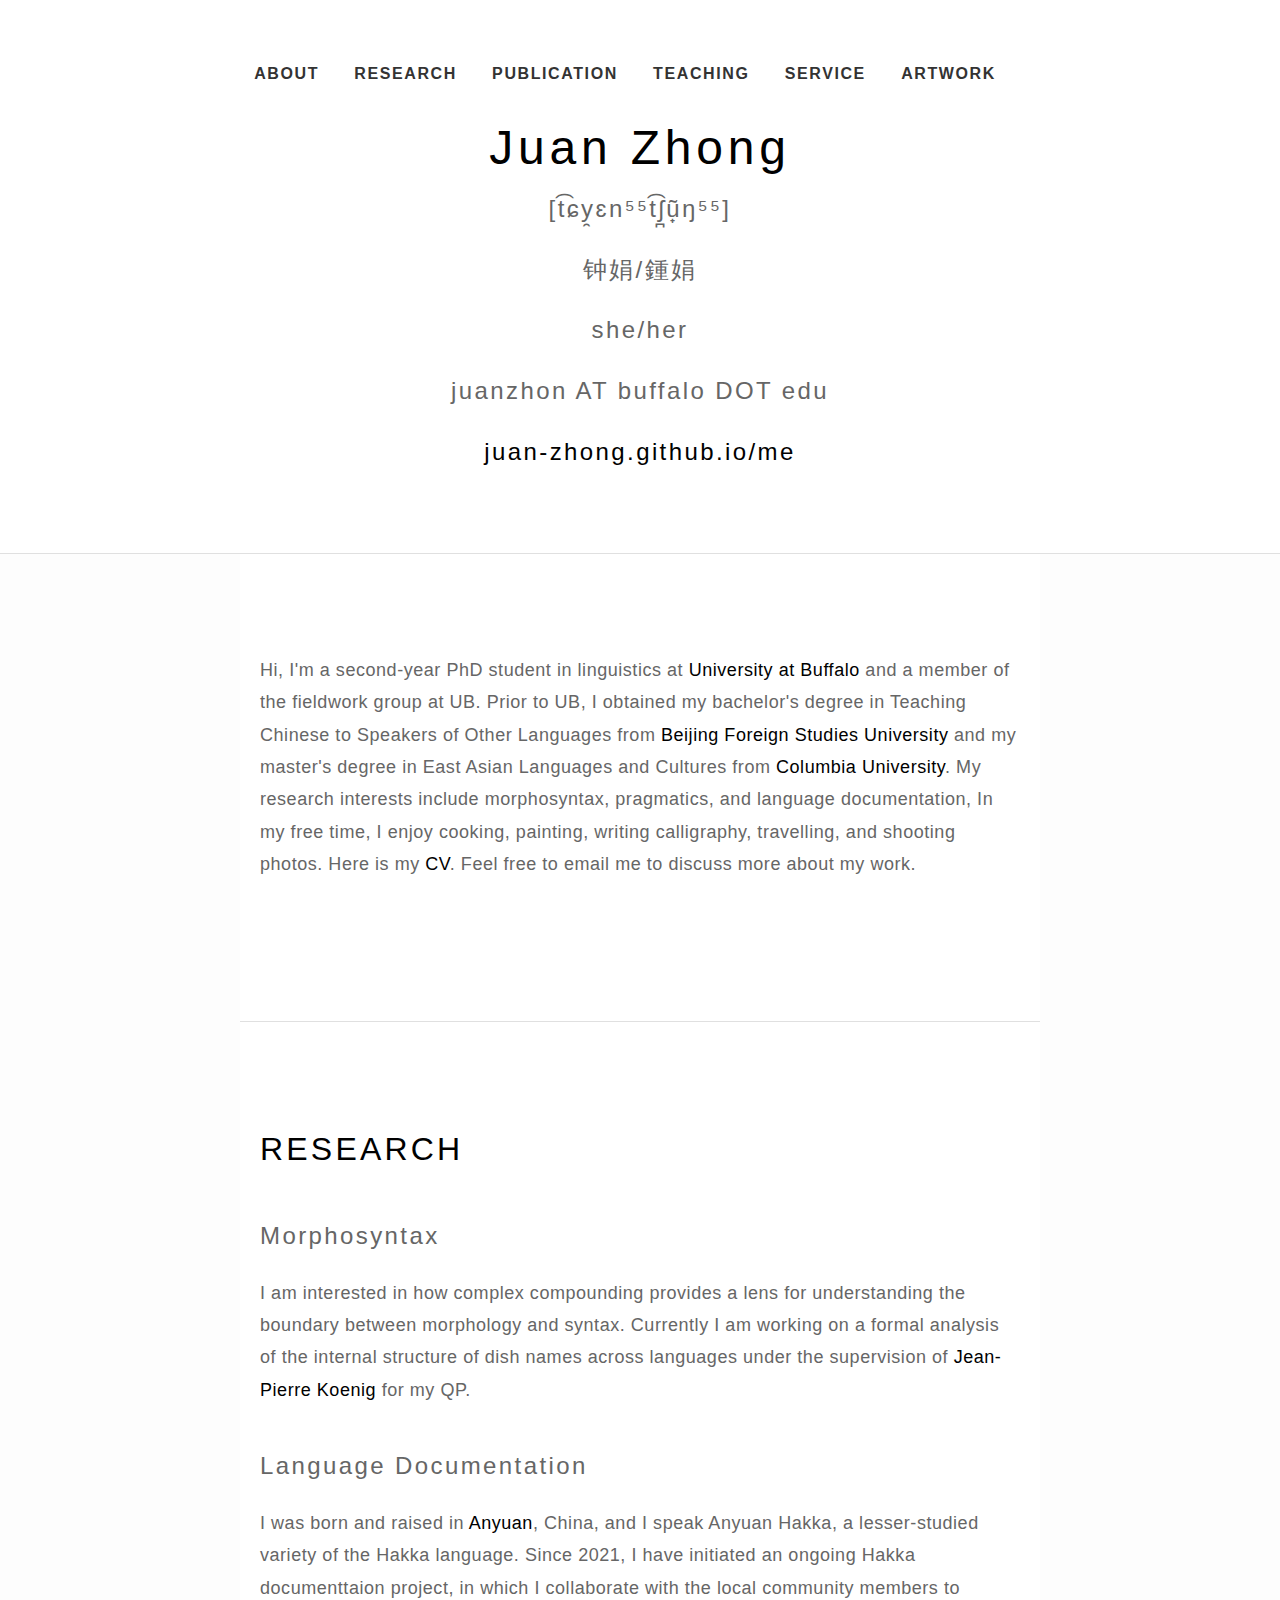
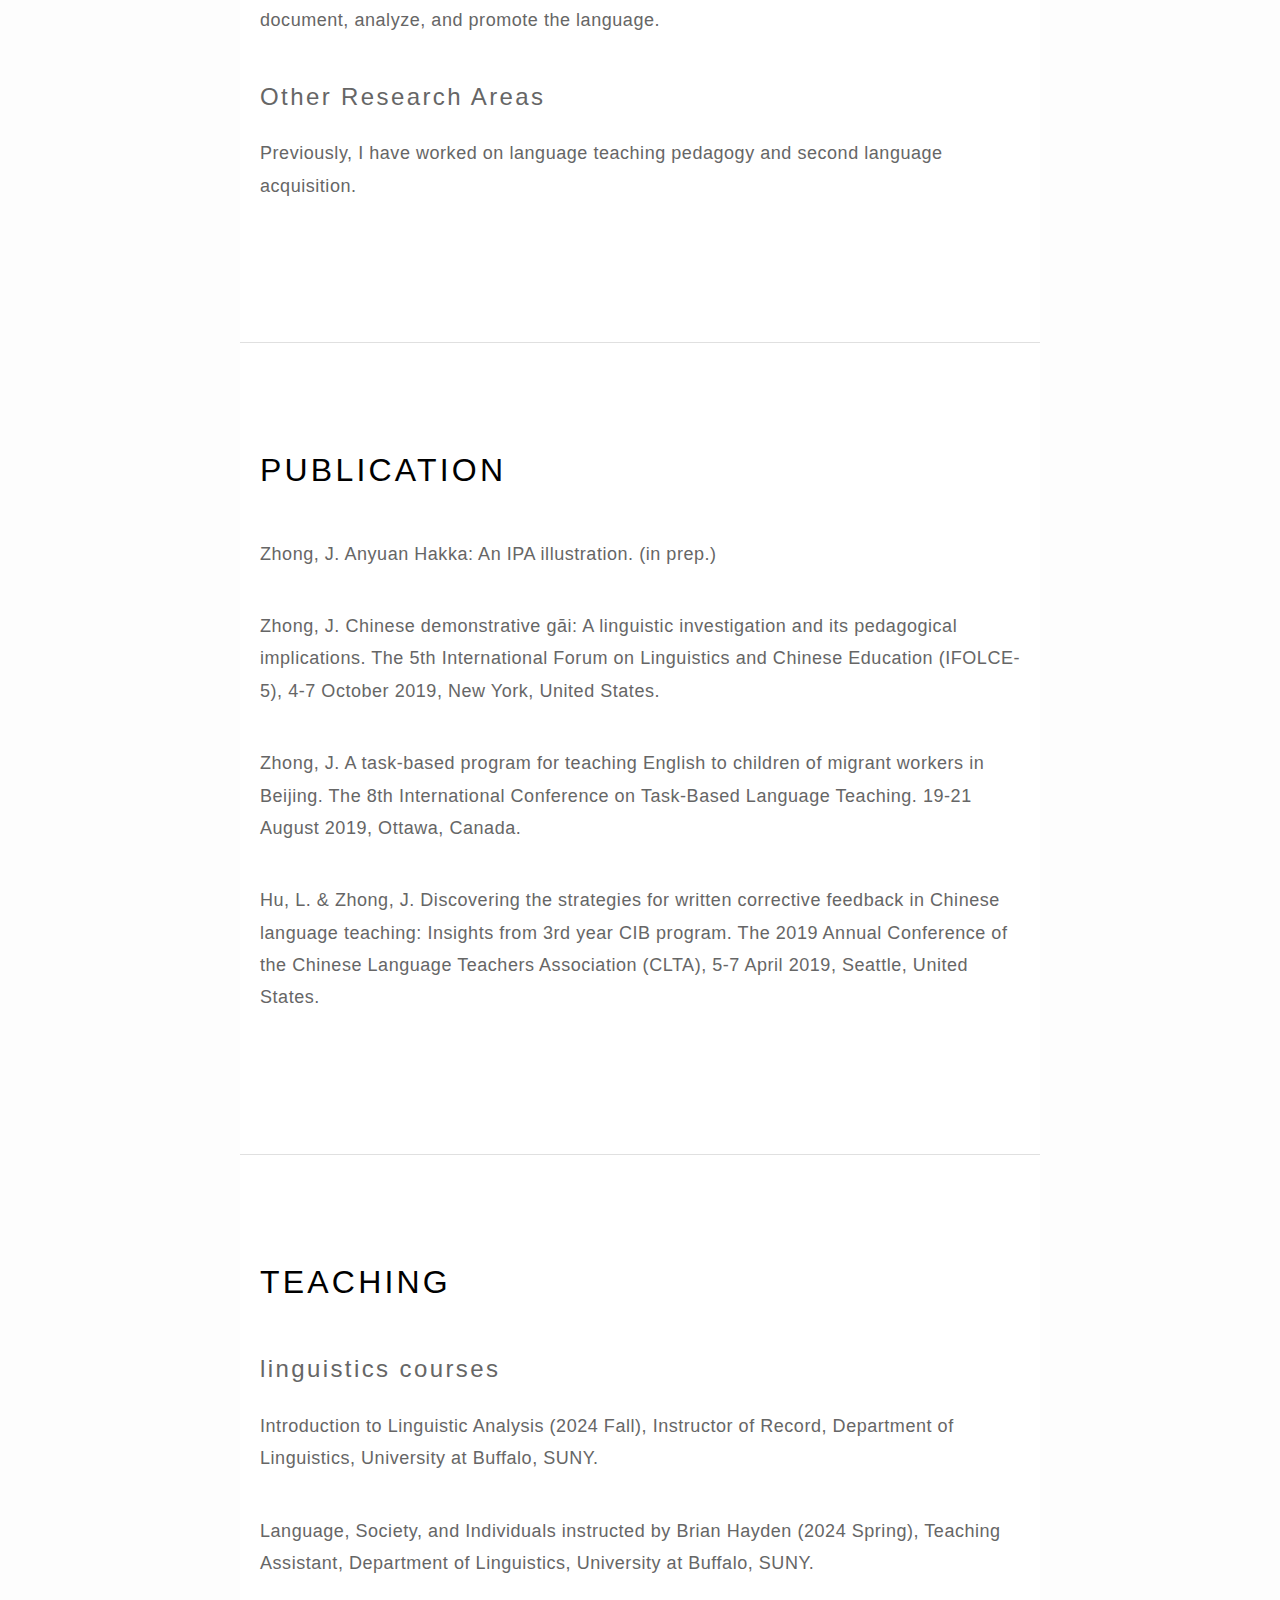
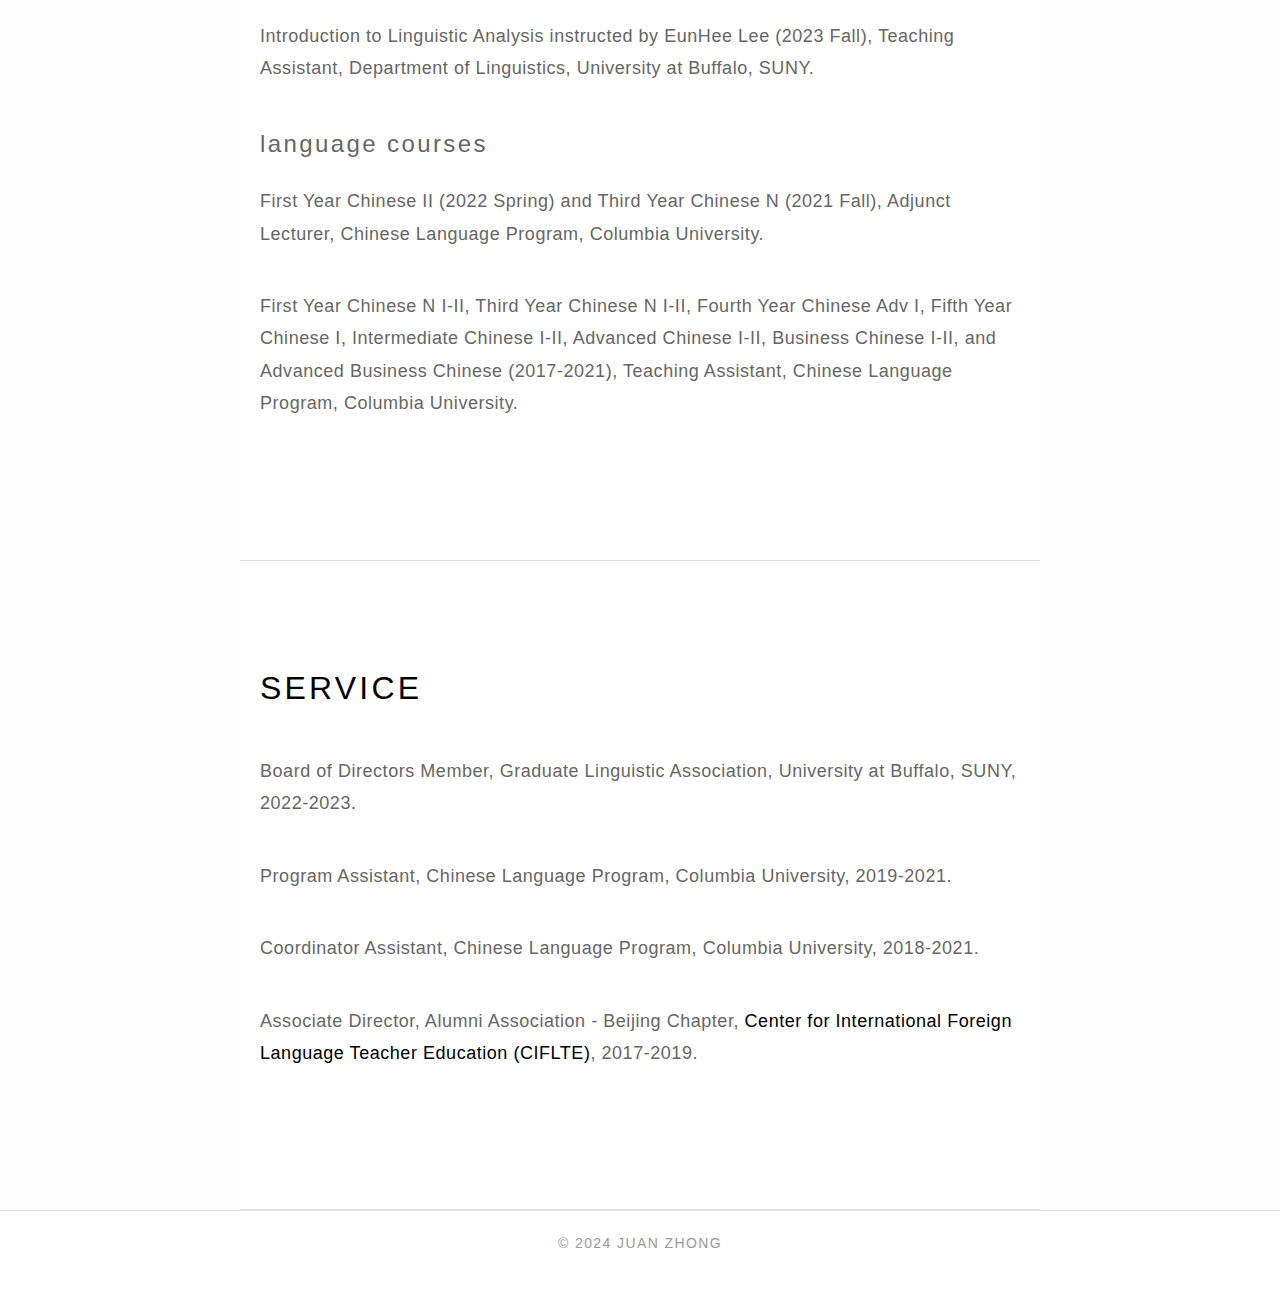
<file: index.html>
<!DOCTYPE html>
<html lang="en">
<head>
    <meta charset="UTF-8">
    <meta name="viewport" content="width=device-width, initial-scale=1.0">
    <title> Juan Zhong </title>
    <link rel="stylesheet" href="styles.css">
</head>
<body>
    <header>
        <nav>
            <ul>
                <li><a href="#about">About</a></li>
                <li><a href="#research">Research</a></li>
                                <li><a href="#publication">Publication</a></li>
                <li><a href="#teaching">Teaching</a></li>
                             <li><a href="#service">Service</a></li>
                <li><a href="artwork.html">Artwork</a></li> <!-- Correct link to the artwork page -->
            </ul>
        </nav>
        <h1>Juan Zhong</h1>
        <h3> [t͡ɕy̯ɛn⁵⁵t͡ʃ̪ũ̟ŋ⁵⁵]</h3>
        <h3> 钟娟/鍾娟 </h3>
        <h3> she/her </h3>
        <h3> juanzhon AT buffalo DOT edu </h3>
        <h3> <a href="https://juan-zhong.github.io/me/">juan-zhong.github.io/me</a> </h3>
        
     
    </header>

    <main>
        <section id="about" class="content-section">
            <p>
              Hi, I'm a second-year PhD student in linguistics at <a href="https://arts-sciences.buffalo.edu/linguistics.html">University at Buffalo</a> and a member of the fieldwork group at UB.
                Prior to UB, I obtained my bachelor's degree in Teaching Chinese to Speakers of Other Languages from <a href="https://en.bfsu.edu.cn"> Beijing Foreign Studies University</a> and my master's degree in East Asian Languages and Cultures from <a href="http://ealac.columbia.edu"> Columbia University</a>.
                My research interests include morphosyntax, pragmatics, and language documentation,
                In my free time, I enjoy cooking, painting, writing calligraphy, travelling, and shooting photos.
                Here is my <a href="/me/CV_JZ_20240918.pdf" target="_blank">CV</a>. 
                 Feel free to email me to discuss more about my work.
            </p>
        </section>

        <section id="research" class="content-section">
            <h2>Research</h2>
         <h3>Morphosyntax</h3>
            <p>
             I am interested in how complex compounding provides a lens for understanding the boundary between morphology and syntax. Currently I am working on a formal analysis of the internal structure of dish names across languages under the supervision of <a href="https://www.jeanpierrekoenig.com" target="_blank">Jean-Pierre Koenig</a> for my QP.
             </p>
            
         <h3>Language Documentation</h3>
                         <p>
             I was born and raised in <a href="https://en.wikipedia.org/wiki/Anyuan_County" target="_blank">Anyuan</a>, China, and I speak Anyuan Hakka, a lesser-studied variety of the Hakka language. Since 2021, I have initiated an ongoing Hakka documenttaion project, in which I collaborate with the local community members to document, analyze, and promote the language.
                          </p>
            
         <h3>Other Research Areas</h3>
           <p>
             Previously, I have worked on language teaching pedagogy and second language acquisition.
            </p>
                    </section>

        
  <section id="publication" class="content-section">
            <h2>Publication</h2>
         <p> Zhong, J. Anyuan Hakka: An IPA illustration. (in prep.) </p>
          <p> Zhong, J. Chinese demonstrative gāi: A linguistic investigation and its pedagogical implications. The 5th International Forum on Linguistics and Chinese Education (IFOLCE-5), 4-7 October 2019, New York, United States. </p>
         <p> Zhong, J. A task-based program for teaching English to children of migrant workers in Beijing. The 8th International Conference on Task-Based Language Teaching. 19-21 August 2019, Ottawa, Canada. </p>        
         <p> Hu, L. & Zhong, J. Discovering the strategies for written corrective feedback in Chinese language teaching: Insights from 3rd year CIB program. The 2019 Annual Conference of the Chinese Language Teachers Association (CLTA), 5-7 April 2019, Seattle, United States. </p>
         
        </section>

        <section id="teaching" class="content-section">
            <h2>Teaching</h2>
            <h3>linguistics courses</h3>
                     <p>Introduction to Linguistic Analysis (2024 Fall), Instructor of Record, Department of Linguistics, University at Buffalo, SUNY. </p>
              <p>Language, Society, and Individuals instructed by Brian Hayden (2024 Spring), Teaching Assistant, Department of Linguistics, University at Buffalo, SUNY. </p>
                    <p>Introduction to Linguistic Analysis instructed by EunHee Lee (2023 Fall), Teaching Assistant, Department of Linguistics, University at Buffalo, SUNY. </p>
               
            <h3>language courses</h3>
                                <p>First Year Chinese II (2022 Spring) and Third Year Chinese N (2021 Fall), Adjunct Lecturer, Chinese Language Program, Columbia University.</p>
                                         <p>First Year Chinese N I-II, Third Year Chinese N I-II, Fourth Year Chinese Adv I, Fifth Year Chinese I, Intermediate Chinese I-II, Advanced Chinese I-II, Business Chinese I-II, and Advanced Business Chinese (2017-2021), Teaching Assistant, Chinese Language Program, Columbia University.</p>

        </section>

        <section id="service" class="content-section">
            <h2>Service</h2> 
         <p>Board of Directors Member, Graduate Linguistic Association, University at Buffalo, SUNY, 2022-2023. </p>
                <p>Program Assistant, Chinese Language Program, Columbia University, 2019-2021. </p>
                         <p>Coordinator Assistant, Chinese Language Program, Columbia University, 2018-2021. </p>
                                  <p>Associate Director, Alumni Association - Beijing Chapter, <a href="https://www.tc.columbia.edu/arts-and-humanities/tcsol-certificate/">Center for International Foreign Language Teacher Education (CIFLTE)</a>, 2017-2019.</p>
         
                 </section>
     
    </main>

    <footer>
        <p>© 2024 Juan Zhong</p>
    </footer>
</body>
</html>
</file>
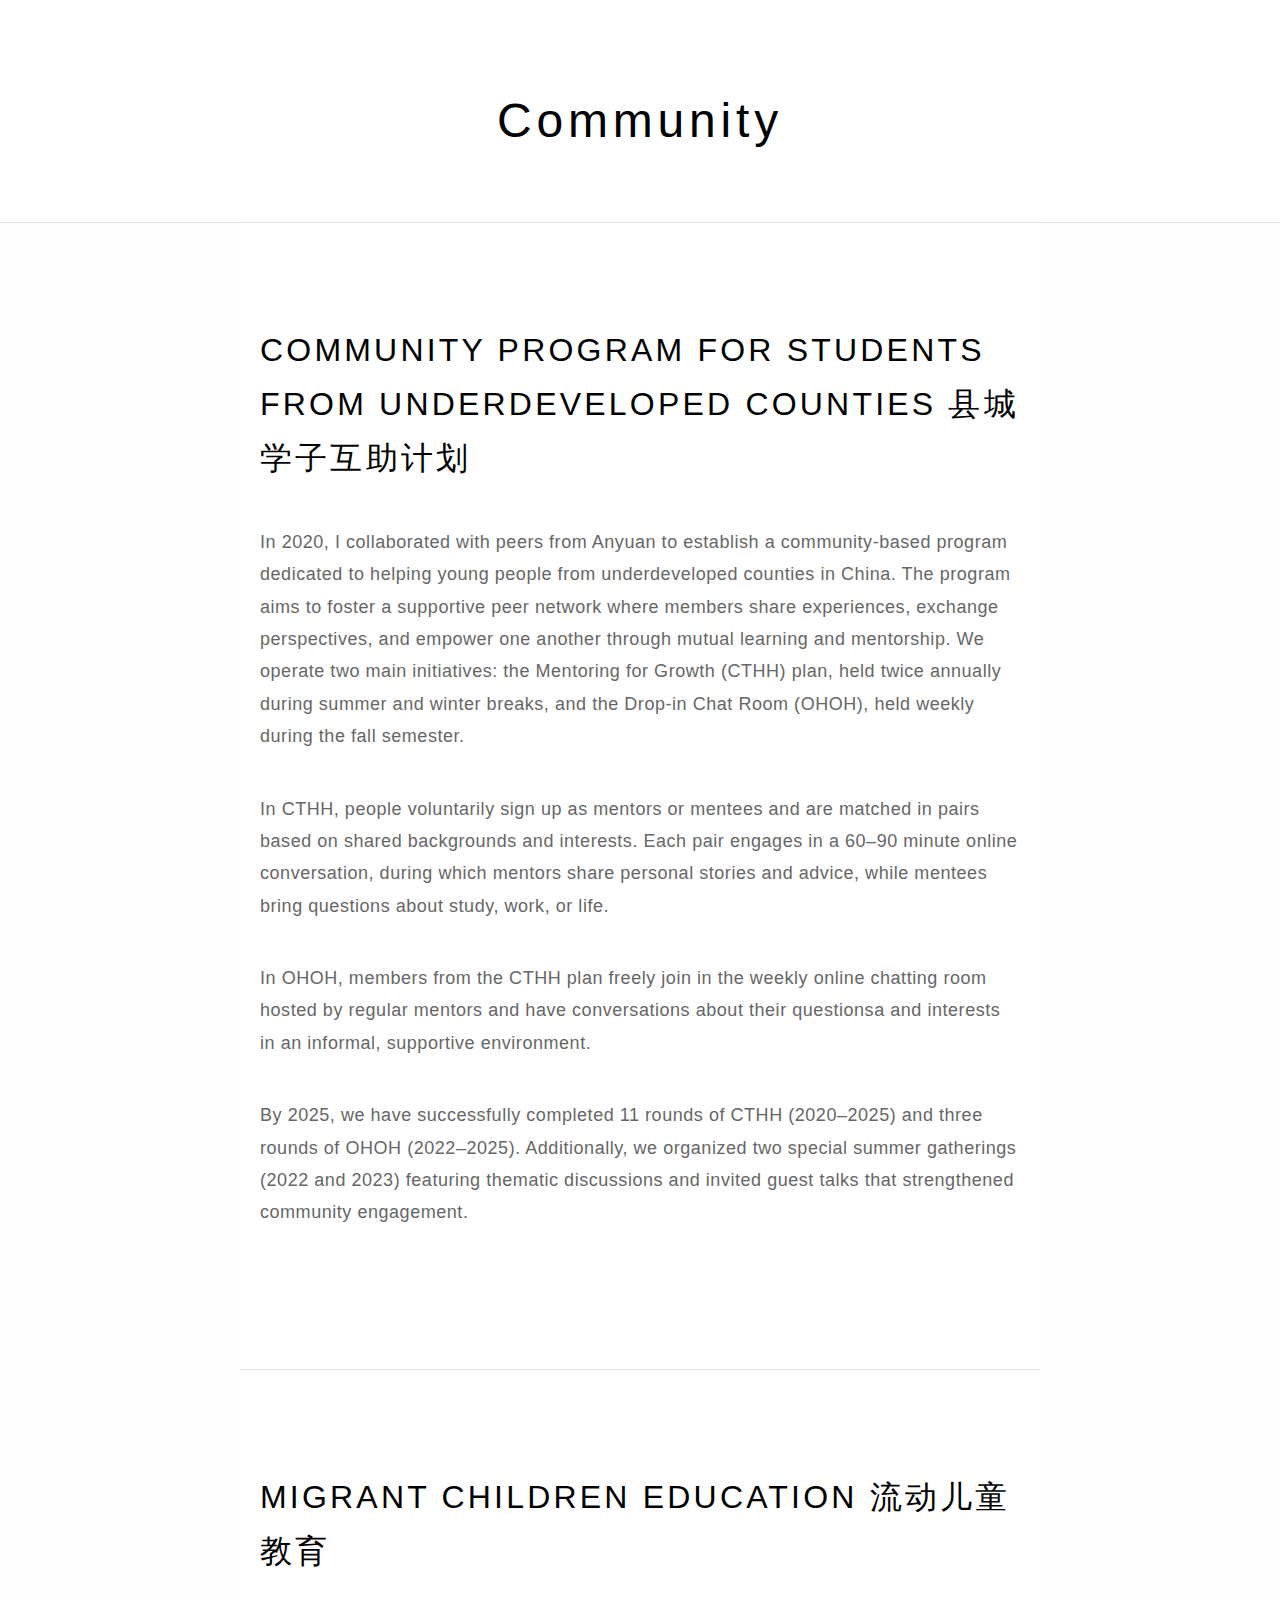
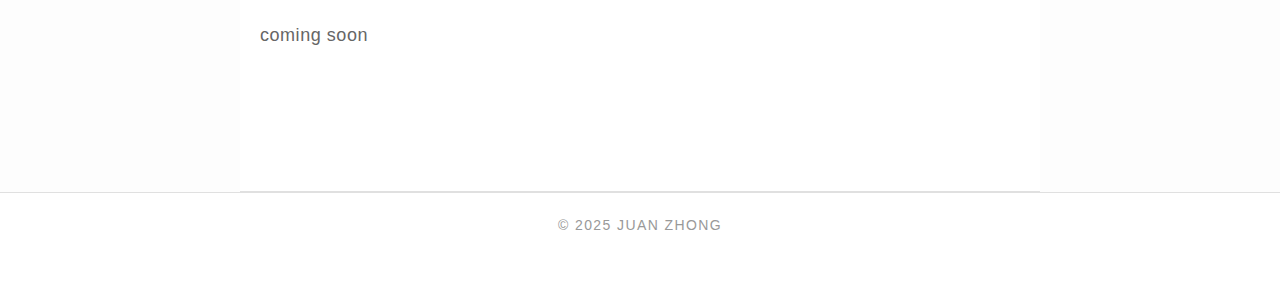
<file: community.html>
<!DOCTYPE html>
<html lang="en">
<head>
    <meta charset="UTF-8">
    <meta name="viewport" content="width=device-width, initial-scale=1.0">
    <title>Community</title>
    <link rel="stylesheet" href="styles.css">
</head>
<body>
   
    <header>
        <h1>Community</h1>
    </header>  
   
    <main>

      <section class="content-section">
        <h2>Community program for students from underdeveloped counties 县城学子互助计划</h2>
          <p> In 2020, I collaborated with peers from Anyuan to establish a community-based program dedicated to helping young people from underdeveloped counties in China. The program aims to foster a supportive peer network where members share experiences, exchange perspectives, and empower one another through mutual learning and mentorship. We operate two main initiatives: the Mentoring for Growth (CTHH) plan, held twice annually during summer and winter breaks, and the Drop-in Chat Room (OHOH), held weekly during the fall semester. </p>
          <p> In CTHH, people voluntarily sign up as mentors or mentees and are matched in pairs based on shared backgrounds and interests. Each pair engages in a 60–90 minute online conversation, during which mentors share personal stories and advice, while mentees bring questions about study, work, or life.</p> 
          <p> In OHOH, members from the CTHH plan freely join in the weekly online chatting room hosted by regular mentors and have conversations about their questionsa and interests in an informal, supportive environment. </p>
          <p> By 2025, we have successfully completed 11 rounds of CTHH (2020–2025) and three rounds of OHOH (2022–2025). Additionally, we organized two special summer gatherings (2022 and 2023) featuring thematic discussions and invited guest talks that strengthened community engagement.</p> 
          
        </section>
      
      <section class="content-section">
        <h2>Migrant children education 流动儿童教育 </h2>
          
        <p>coming soon</p>
        </section>

    </main>

    <footer>
        <p>© 2025 Juan Zhong</p>
    </footer>
</body>
</html>
</file>
<file: styles.css>
/* Basic Reset */
* {
    margin: 0;
    padding: 0;
    box-sizing: border-box;
}

body {
    font-family: 'Helvetica Neue', Arial, sans-serif;
    background-color: #fdfdfd;
    color: #333;
    line-height: 1.7;
    letter-spacing: 0.05em;
}

header {
    background-color: #fff;
    text-align: center;
    padding: 60px 0;
    border-bottom: 1px solid #e0e0e0;
}

nav ul {
    list-style-type: none;
    padding: 0;
}

nav ul li {
    display: inline;
    margin-right: 30px;
}

nav a {
    text-decoration: none;
    color: #333;
    font-weight: bold;
    font-size: 16px;
    letter-spacing: 0.1em;
    font-family: 'Helvetica Neue', Arial, sans-serif;
    text-transform: uppercase;
}

h1 {
    font-size: 48px;
    font-family: 'Helvetica Neue', Arial, sans-serif;
    font-weight: 300;
    letter-spacing: 0.1em;
    color: #000;
    margin-top: 20px;
}

.content-section {
    padding: 100px 20px;
    max-width: 800px;
    margin: 0 auto;
    text-align: left;
    border-bottom: 1px solid #e0e0e0;
    background-color: #fff;
}

h2 {
    font-size: 32px;
    font-family: 'Helvetica Neue', Arial, sans-serif;
    font-weight: 300;
    letter-spacing: 0.1em;
    color: #000;
    margin-bottom: 40px;
    text-transform: uppercase;
}

h3 {
    font-size: 24px;
    font-family: 'Helvetica Neue', Arial, sans-serif;
    font-weight: 300;
    letter-spacing: 0.1em;
    color: #666;
    margin-bottom: 20px;
}

p {
    font-size: 18px;
    line-height: 1.8;
    color: #666;
    font-family: 'Helvetica Neue', Arial, sans-serif;
    font-weight: 300;
    letter-spacing: 0.03em;
        margin-bottom: 40px;
}

a {
    color: #000;
    text-decoration: none;
}

a:hover {
    color: #888;
    text-decoration: none;
}

.gallery {
    display: flex;
    justify-content: center;
    gap: 20px;
    margin-top: 40px;
}

.gallery img {
    width: 45%;
    height: auto;
    border-radius: 8px;
}

footer {
    text-align: center;
    padding: 20px 0;
    background-color: #fff;
    border-top: 1px solid #e0e0e0;
}

footer p {
    font-size: 14px;
    color: #999;
    letter-spacing: 0.1em;
    font-family: 'Helvetica Neue', Arial, sans-serif;
    text-transform: uppercase;
}
</file>
